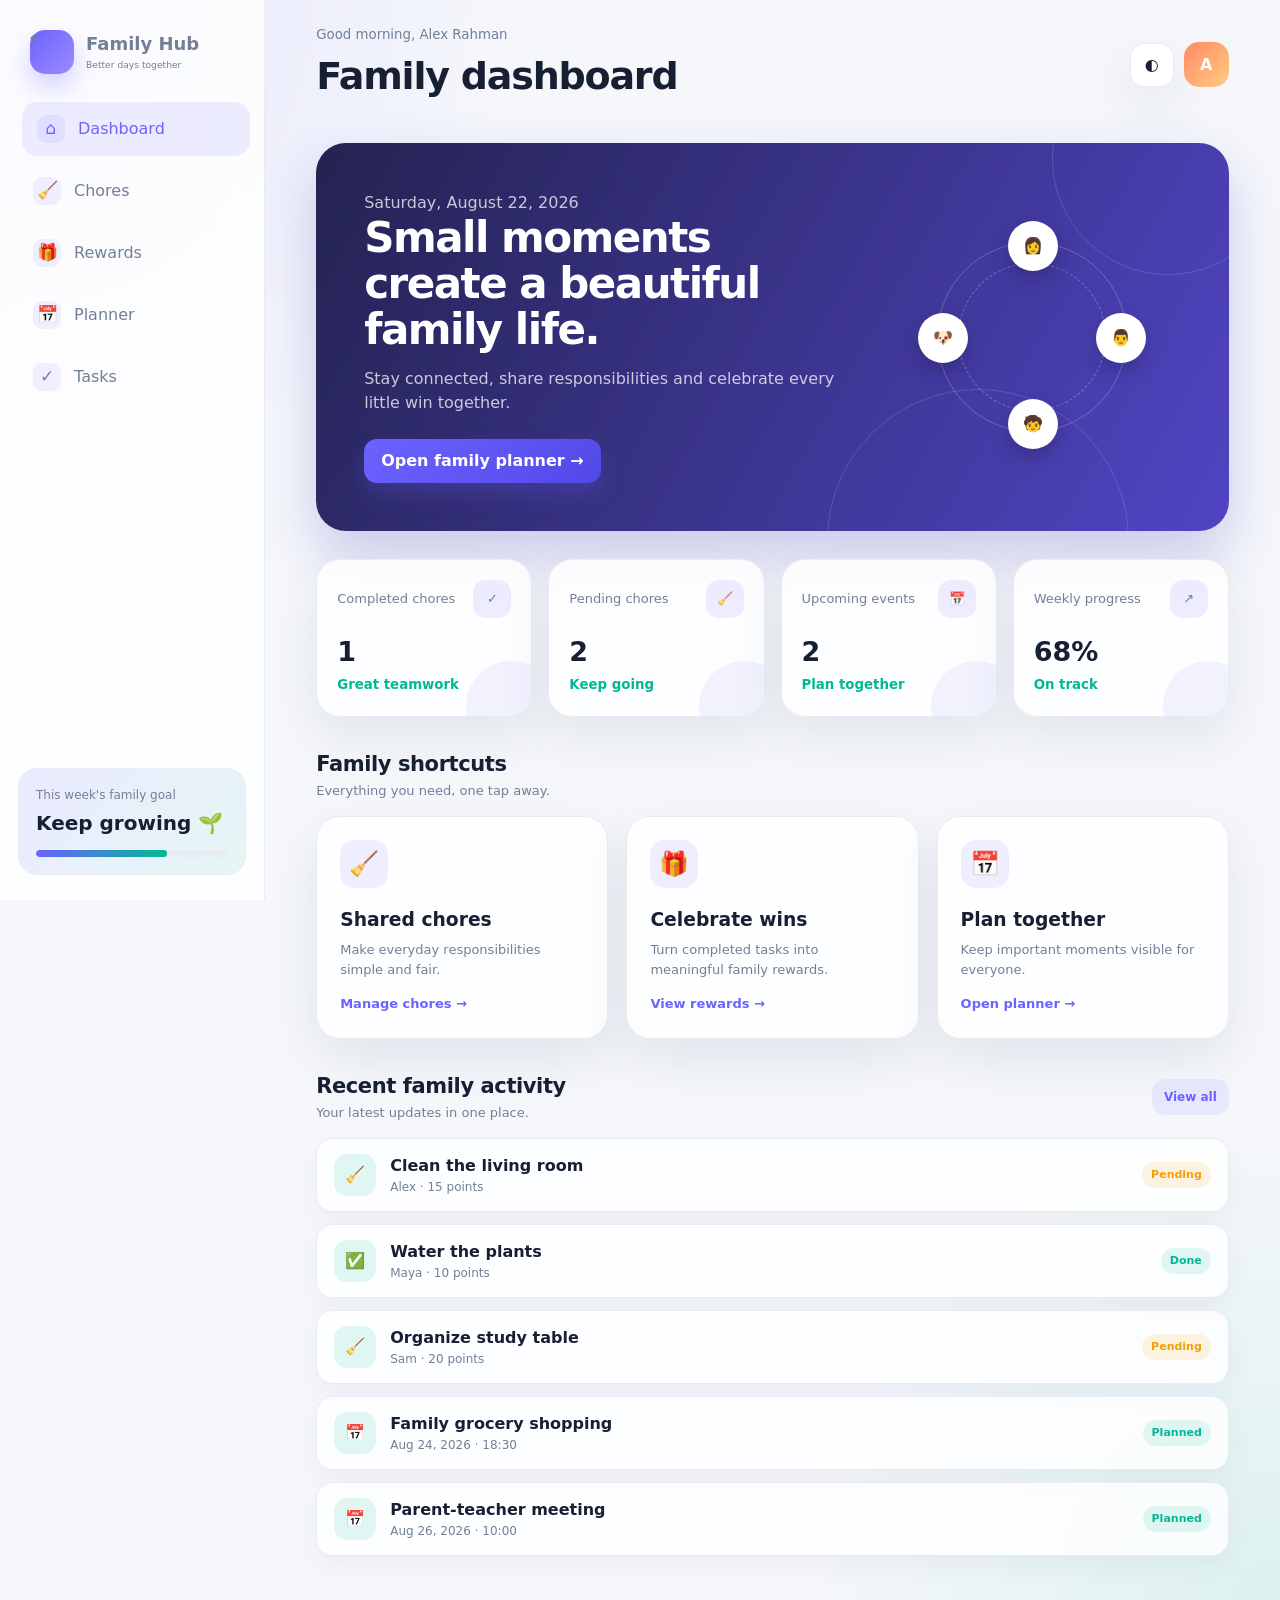
<file: index.html>
<!doctype html>
<html lang="en">
<head>
  <meta charset="UTF-8">
  <meta name="viewport" content="width=device-width, initial-scale=1">
  <meta name="description" content="Family Hub — organize your family life beautifully.">
  <title>Family Hub · Home</title>
  <link rel="stylesheet" href="styles.css">
</head>
<body>
  <div class="overlay"></div>

  <aside class="sidebar">
    <a href="index.html" class="brand">
      <span class="brand-mark">⌂</span>
      <span>
        <strong>Family Hub</strong>
        <small>Better days together</small>
      </span>
    </a>

    <nav class="nav">
      <a href="index.html"><span class="nav-icon">⌂</span>Dashboard</a>
      <a href="chores.html"><span class="nav-icon">🧹</span>Chores</a>
      <a href="rewards.html"><span class="nav-icon">🎁</span>Rewards</a>
      <a href="planner.html"><span class="nav-icon">📅</span>Planner</a>
      <a href="tasks.html"><span class="nav-icon">✓</span>Tasks</a>
    </nav>

    <div class="sidebar-bottom">
      <div class="mini-card">
        <p>This week's family goal</p>
        <strong>Keep growing 🌱</strong>
        <div class="progress"><span></span></div>
      </div>
    </div>
  </aside>

  <main class="main">
    <header class="topbar">
      <div class="greeting">
        <button class="mobile-menu" data-menu aria-label="Open menu">☰</button>
        <small>Good morning, <span data-user-name>Alex Rahman</span></small>
        <h1>Family dashboard</h1>
      </div>

      <div class="top-actions">
        <button class="icon-btn" data-theme-toggle aria-label="Toggle theme">◐</button>
        <div class="avatar" data-user-initial>A</div>
      </div>
    </header>

    <section class="page" data-dashboard>
      <div class="hero">
        <div class="hero-content">
          <p>Saturday, August 22, 2026</p>
          <h2>Small moments create a beautiful family life.</h2>
          <p>Stay connected, share responsibilities and celebrate every little win together.</p>
          <a href="planner.html" class="btn" style="margin-top: 24px;">Open family planner →</a>
        </div>

        <div class="hero-visual">
          <div class="family-orbit">
            <span class="orbit-item">👩</span>
            <span class="orbit-item">👨</span>
            <span class="orbit-item">🧒</span>
            <span class="orbit-item">🐶</span>
          </div>
        </div>
      </div>

      <div class="stats-grid">
        <article class="stat-card">
          <div class="stat-top"><span>Completed chores</span><span class="stat-icon">✓</span></div>
          <h3 data-completed>0</h3>
          <small>Great teamwork</small>
        </article>

        <article class="stat-card">
          <div class="stat-top"><span>Pending chores</span><span class="stat-icon">🧹</span></div>
          <h3 data-pending>0</h3>
          <small>Keep going</small>
        </article>

        <article class="stat-card">
          <div class="stat-top"><span>Upcoming events</span><span class="stat-icon">📅</span></div>
          <h3 data-upcoming>0</h3>
          <small>Plan together</small>
        </article>

        <article class="stat-card">
          <div class="stat-top"><span>Weekly progress</span><span class="stat-icon">↗</span></div>
          <h3>68%</h3>
          <small>On track</small>
        </article>
      </div>

      <div class="section-heading">
        <div>
          <h2>Family shortcuts</h2>
          <p>Everything you need, one tap away.</p>
        </div>
      </div>

      <div class="card-grid">
        <article class="card feature-card">
          <div class="emoji">🧹</div>
          <h3>Shared chores</h3>
          <p>Make everyday responsibilities simple and fair.</p>
          <a href="chores.html">Manage chores →</a>
        </article>

        <article class="card feature-card">
          <div class="emoji">🎁</div>
          <h3>Celebrate wins</h3>
          <p>Turn completed tasks into meaningful family rewards.</p>
          <a href="rewards.html">View rewards →</a>
        </article>

        <article class="card feature-card">
          <div class="emoji">📅</div>
          <h3>Plan together</h3>
          <p>Keep important moments visible for everyone.</p>
          <a href="planner.html">Open planner →</a>
        </article>
      </div>

      <div class="section-heading">
        <div>
          <h2>Recent family activity</h2>
          <p>Your latest updates in one place.</p>
        </div>
        <a href="tasks.html" class="btn secondary small">View all</a>
      </div>

      <div class="list" data-recent-list></div>
    </section>
  </main>

  <script src="app.js"></script>
</body>
</html>
</file>
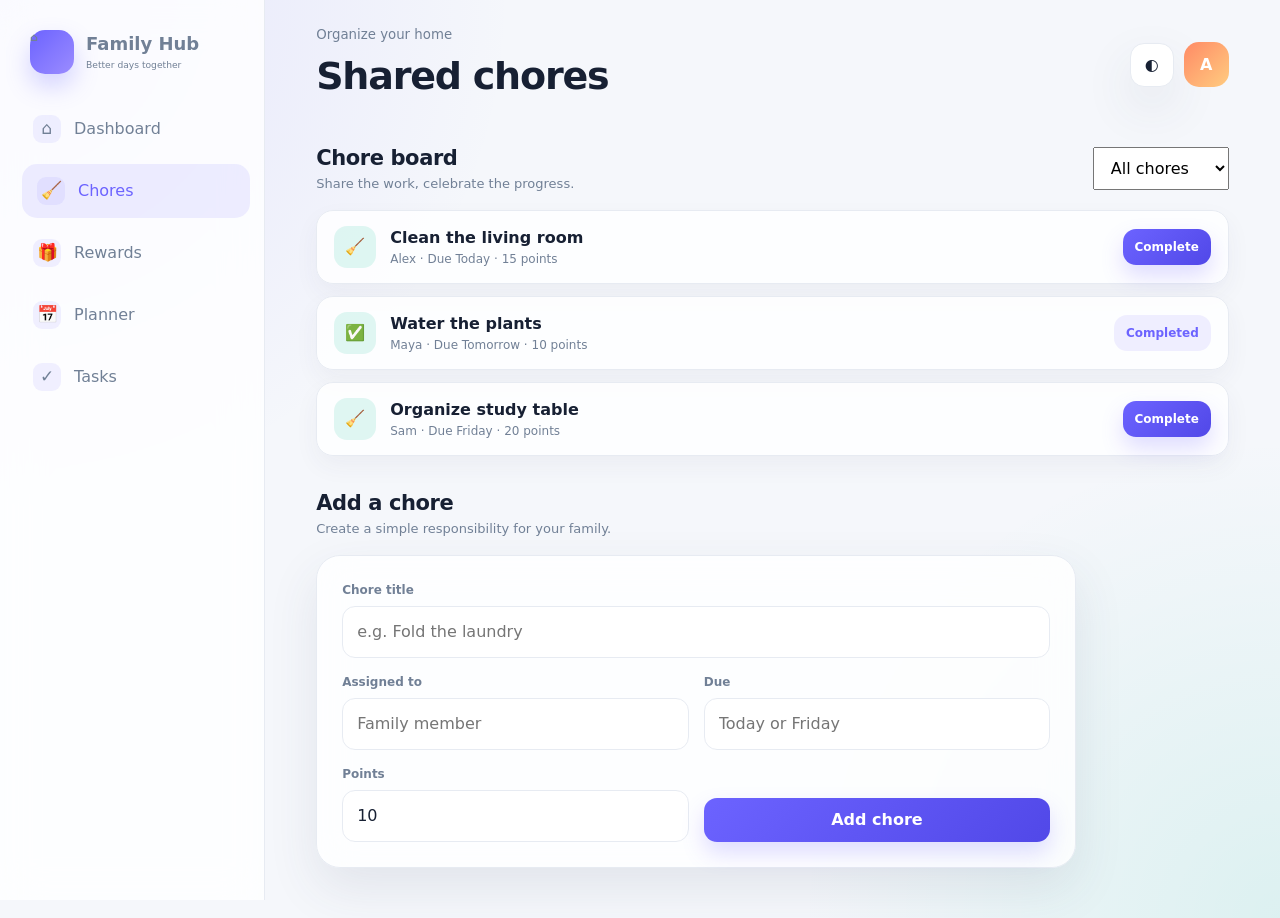
<file: chores.html>
<!doctype html>
<html lang="en">
<head>
  <meta charset="UTF-8">
  <meta name="viewport" content="width=device-width, initial-scale=1">
  <title>Family Hub · Chores</title>
  <link rel="stylesheet" href="styles.css">
</head>
<body>
  <div class="overlay"></div>

  <aside class="sidebar">
    <a href="index.html" class="brand">
      <span class="brand-mark">⌂</span>
      <span><strong>Family Hub</strong><small>Better days together</small></span>
    </a>
    <nav class="nav">
      <a href="index.html"><span class="nav-icon">⌂</span>Dashboard</a>
      <a href="chores.html"><span class="nav-icon">🧹</span>Chores</a>
      <a href="rewards.html"><span class="nav-icon">🎁</span>Rewards</a>
      <a href="planner.html"><span class="nav-icon">📅</span>Planner</a>
      <a href="tasks.html"><span class="nav-icon">✓</span>Tasks</a>
    </nav>
  </aside>

  <main class="main">
    <header class="topbar">
      <div class="greeting">
        <button class="mobile-menu" data-menu>☰</button>
        <small>Organize your home</small>
        <h1>Shared chores</h1>
      </div>
      <div class="top-actions">
        <button class="icon-btn" data-theme-toggle>◐</button>
        <div class="avatar" data-user-initial>A</div>
      </div>
    </header>

    <section class="page">
      <div class="section-heading">
        <div>
          <h2>Chore board</h2>
          <p>Share the work, celebrate the progress.</p>
        </div>
        <select class="field input" data-chore-filter style="width: auto; padding: 10px 13px;">
          <option value="all">All chores</option>
          <option value="pending">Pending</option>
          <option value="done">Completed</option>
        </select>
      </div>

      <div class="list" data-chores-list></div>

      <div class="section-heading">
        <div>
          <h2>Add a chore</h2>
          <p>Create a simple responsibility for your family.</p>
        </div>
      </div>

      <form class="card form-card" data-chore-form>
        <div class="form-grid">
          <div class="field full">
            <label for="chore-title">Chore title</label>
            <input id="chore-title" name="title" required placeholder="e.g. Fold the laundry">
          </div>

          <div class="field">
            <label for="assignee">Assigned to</label>
            <input id="assignee" name="assignee" required placeholder="Family member">
          </div>

          <div class="field">
            <label for="due">Due</label>
            <input id="due" name="due" placeholder="Today or Friday">
          </div>

          <div class="field">
            <label for="points">Points</label>
            <input id="points" name="points" type="number" min="1" value="10">
          </div>

          <div class="field" style="align-self:end;">
            <button class="btn" type="submit">Add chore</button>
          </div>
        </div>
      </form>
    </section>
  </main>

  <script src="app.js"></script>
</body>
</html>
</file>
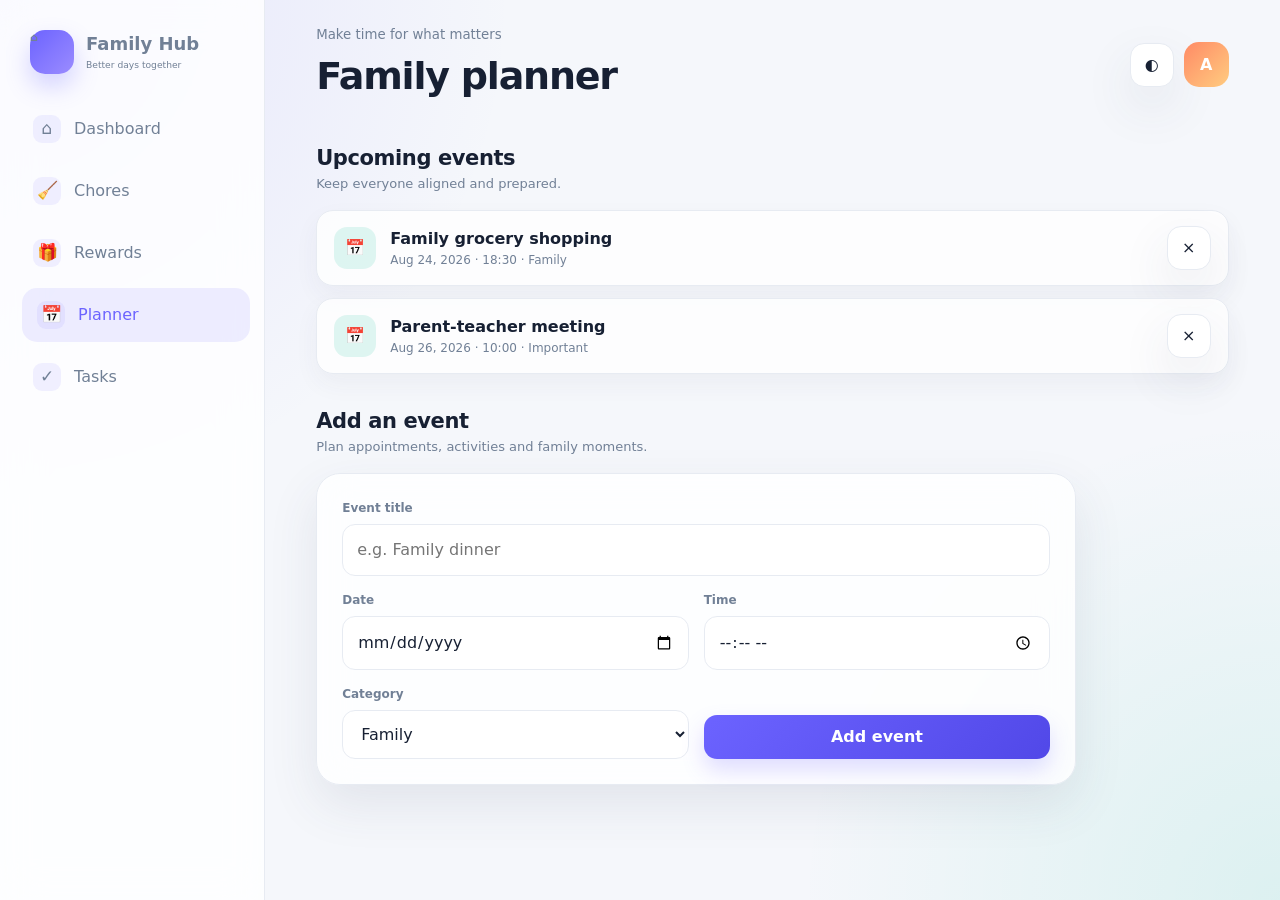
<file: planner.html>
<!doctype html>
<html lang="en">
<head>
  <meta charset="UTF-8">
  <meta name="viewport" content="width=device-width, initial-scale=1">
  <title>Family Hub · Planner</title>
  <link rel="stylesheet" href="styles.css">
</head>
<body>
  <div class="overlay"></div>

  <aside class="sidebar">
    <a href="index.html" class="brand">
      <span class="brand-mark">⌂</span>
      <span><strong>Family Hub</strong><small>Better days together</small></span>
    </a>
    <nav class="nav">
      <a href="index.html"><span class="nav-icon">⌂</span>Dashboard</a>
      <a href="chores.html"><span class="nav-icon">🧹</span>Chores</a>
      <a href="rewards.html"><span class="nav-icon">🎁</span>Rewards</a>
      <a href="planner.html"><span class="nav-icon">📅</span>Planner</a>
      <a href="tasks.html"><span class="nav-icon">✓</span>Tasks</a>
    </nav>
  </aside>

  <main class="main">
    <header class="topbar">
      <div class="greeting">
        <button class="mobile-menu" data-menu>☰</button>
        <small>Make time for what matters</small>
        <h1>Family planner</h1>
      </div>
      <div class="top-actions">
        <button class="icon-btn" data-theme-toggle>◐</button>
        <div class="avatar" data-user-initial>A</div>
      </div>
    </header>

    <section class="page">
      <div class="section-heading">
        <div>
          <h2>Upcoming events</h2>
          <p>Keep everyone aligned and prepared.</p>
        </div>
      </div>

      <div class="list" data-planner-list></div>

      <div class="section-heading">
        <div>
          <h2>Add an event</h2>
          <p>Plan appointments, activities and family moments.</p>
        </div>
      </div>

      <form class="card form-card" data-planner-form>
        <div class="form-grid">
          <div class="field full">
            <label for="event-title">Event title</label>
            <input id="event-title" name="title" required placeholder="e.g. Family dinner">
          </div>

          <div class="field">
            <label for="event-date">Date</label>
            <input id="event-date" name="date" type="date" required>
          </div>

          <div class="field">
            <label for="event-time">Time</label>
            <input id="event-time" name="time" type="time" required>
          </div>

          <div class="field">
            <label for="event-category">Category</label>
            <select id="event-category" name="category">
              <option>Family</option>
              <option>School</option>
              <option>Work</option>
              <option>Important</option>
            </select>
          </div>

          <div class="field" style="align-self:end;">
            <button class="btn" type="submit">Add event</button>
          </div>
        </div>
      </form>
    </section>
  </main>

  <script src="app.js"></script>
</body>
</html>
</file>
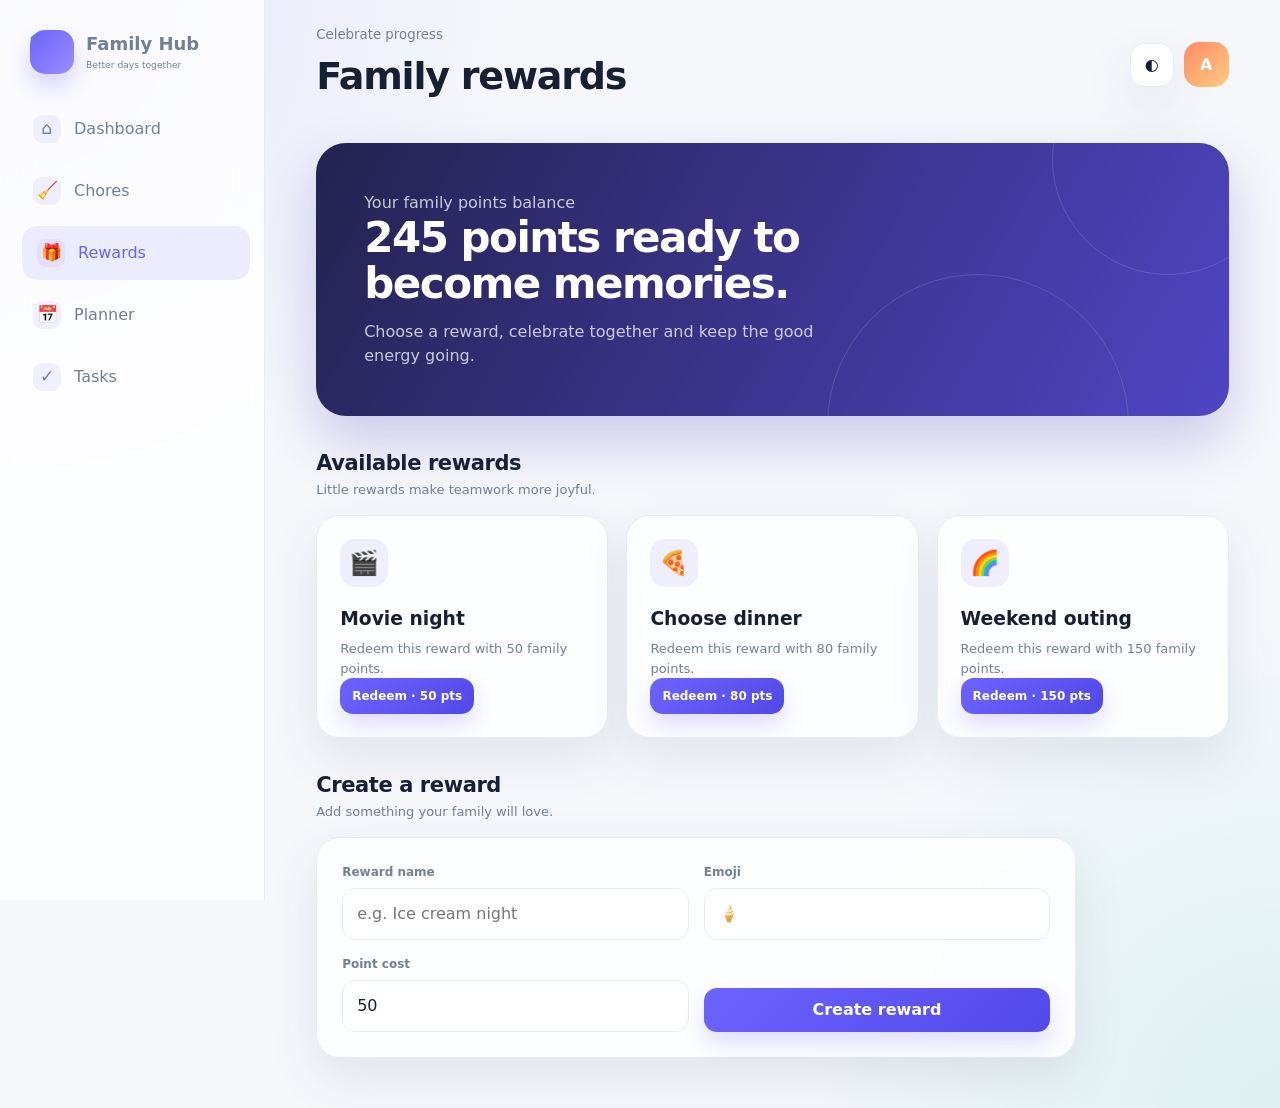
<file: rewards.html>
<!doctype html>
<html lang="en">
<head>
  <meta charset="UTF-8">
  <meta name="viewport" content="width=device-width, initial-scale=1">
  <title>Family Hub · Rewards</title>
  <link rel="stylesheet" href="styles.css">
</head>
<body>
  <div class="overlay"></div>

  <aside class="sidebar">
    <a href="index.html" class="brand">
      <span class="brand-mark">⌂</span>
      <span><strong>Family Hub</strong><small>Better days together</small></span>
    </a>
    <nav class="nav">
      <a href="index.html"><span class="nav-icon">⌂</span>Dashboard</a>
      <a href="chores.html"><span class="nav-icon">🧹</span>Chores</a>
      <a href="rewards.html"><span class="nav-icon">🎁</span>Rewards</a>
      <a href="planner.html"><span class="nav-icon">📅</span>Planner</a>
      <a href="tasks.html"><span class="nav-icon">✓</span>Tasks</a>
    </nav>
  </aside>

  <main class="main">
    <header class="topbar">
      <div class="greeting">
        <button class="mobile-menu" data-menu>☰</button>
        <small>Celebrate progress</small>
        <h1>Family rewards</h1>
      </div>
      <div class="top-actions">
        <button class="icon-btn" data-theme-toggle>◐</button>
        <div class="avatar" data-user-initial>A</div>
      </div>
    </header>

    <section class="page">
      <div class="hero">
        <div class="hero-content">
          <p>Your family points balance</p>
          <h2>245 points ready to become memories.</h2>
          <p>Choose a reward, celebrate together and keep the good energy going.</p>
        </div>
      </div>

      <div class="section-heading">
        <div>
          <h2>Available rewards</h2>
          <p>Little rewards make teamwork more joyful.</p>
        </div>
      </div>

      <div class="card-grid" data-rewards-list></div>

      <div class="section-heading">
        <div>
          <h2>Create a reward</h2>
          <p>Add something your family will love.</p>
        </div>
      </div>

      <form class="card form-card" data-reward-form>
        <div class="form-grid">
          <div class="field">
            <label for="reward-title">Reward name</label>
            <input id="reward-title" name="title" required placeholder="e.g. Ice cream night">
          </div>

          <div class="field">
            <label for="reward-emoji">Emoji</label>
            <input id="reward-emoji" name="emoji" placeholder="🍦" maxlength="2">
          </div>

          <div class="field">
            <label for="reward-cost">Point cost</label>
            <input id="reward-cost" name="cost" type="number" min="1" value="50">
          </div>

          <div class="field" style="align-self:end;">
            <button class="btn" type="submit">Create reward</button>
          </div>
        </div>
      </form>
    </section>
  </main>

  <script src="app.js"></script>
</body>
</html>
</file>
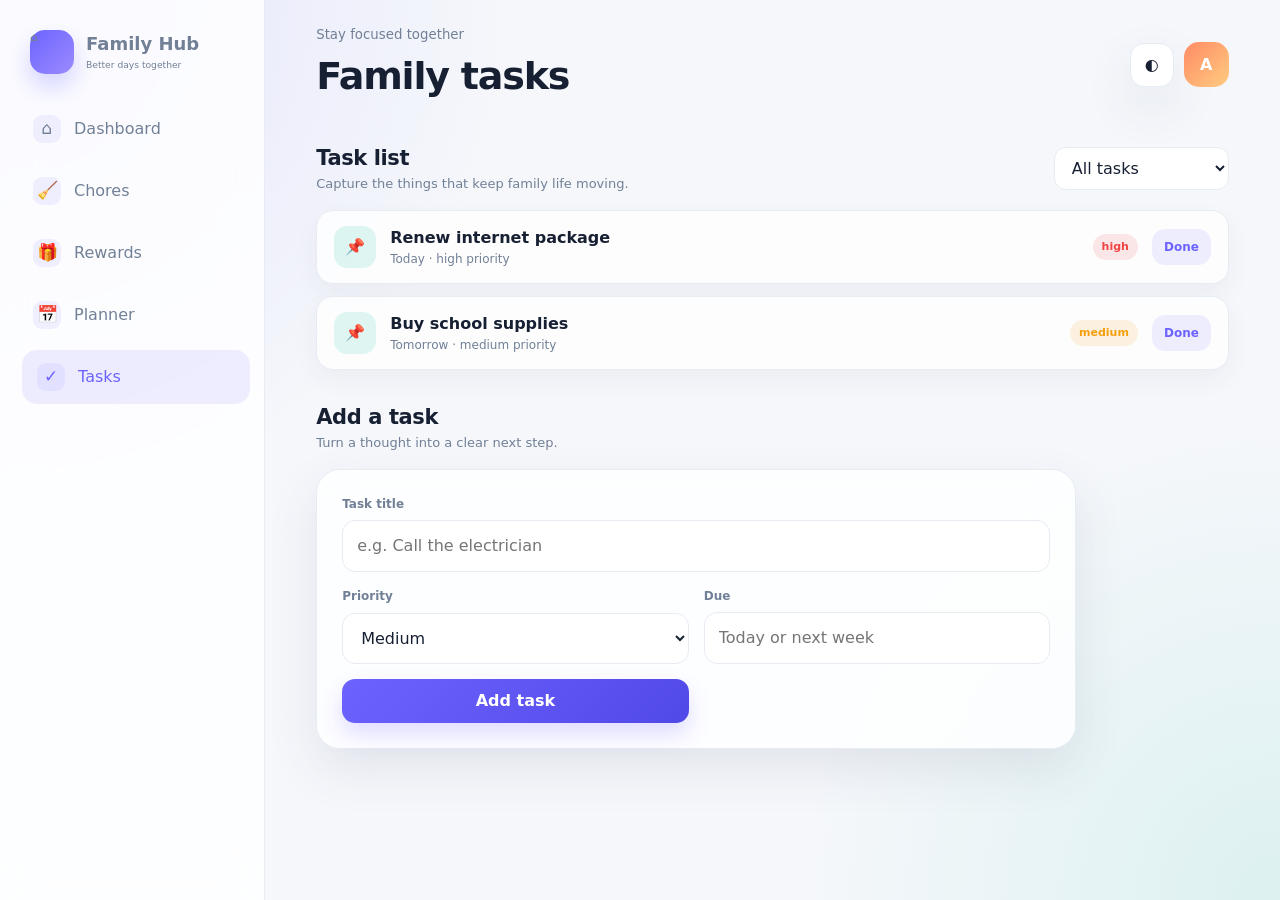
<file: tasks.html>
<!doctype html>
<html lang="en">
<head>
  <meta charset="UTF-8">
  <meta name="viewport" content="width=device-width, initial-scale=1">
  <title>Family Hub · Tasks</title>
  <link rel="stylesheet" href="styles.css">
</head>
<body>
  <div class="overlay"></div>

  <aside class="sidebar">
    <a href="index.html" class="brand">
      <span class="brand-mark">⌂</span>
      <span><strong>Family Hub</strong><small>Better days together</small></span>
    </a>
    <nav class="nav">
      <a href="index.html"><span class="nav-icon">⌂</span>Dashboard</a>
      <a href="chores.html"><span class="nav-icon">🧹</span>Chores</a>
      <a href="rewards.html"><span class="nav-icon">🎁</span>Rewards</a>
      <a href="planner.html"><span class="nav-icon">📅</span>Planner</a>
      <a href="tasks.html"><span class="nav-icon">✓</span>Tasks</a>
    </nav>
  </aside>

  <main class="main">
    <header class="topbar">
      <div class="greeting">
        <button class="mobile-menu" data-menu>☰</button>
        <small>Stay focused together</small>
        <h1>Family tasks</h1>
      </div>
      <div class="top-actions">
        <button class="icon-btn" data-theme-toggle>◐</button>
        <div class="avatar" data-user-initial>A</div>
      </div>
    </header>

    <section class="page">
      <div class="section-heading">
        <div>
          <h2>Task list</h2>
          <p>Capture the things that keep family life moving.</p>
        </div>

        <select data-task-filter style="padding: 10px 13px; color: var(--text); background: var(--surface-strong); border: 1px solid var(--line); border-radius: 12px;">
          <option value="all">All tasks</option>
          <option value="open">Open</option>
          <option value="done">Completed</option>
          <option value="high">High priority</option>
          <option value="medium">Medium priority</option>
          <option value="low">Low priority</option>
        </select>
      </div>

      <div class="list" data-tasks-list></div>

      <div class="section-heading">
        <div>
          <h2>Add a task</h2>
          <p>Turn a thought into a clear next step.</p>
        </div>
      </div>

      <form class="card form-card" data-task-form>
        <div class="form-grid">
          <div class="field full">
            <label for="task-title">Task title</label>
            <input id="task-title" name="title" required placeholder="e.g. Call the electrician">
          </div>

          <div class="field">
            <label for="task-priority">Priority</label>
            <select id="task-priority" name="priority">
              <option value="high">High</option>
              <option value="medium" selected>Medium</option>
              <option value="low">Low</option>
            </select>
          </div>

          <div class="field">
            <label for="task-due">Due</label>
            <input id="task-due" name="due" placeholder="Today or next week">
          </div>

          <div class="field" style="align-self:end;">
            <button class="btn" type="submit">Add task</button>
          </div>
        </div>
      </form>
    </section>
  </main>

  <script src="app.js"></script>
</body>
</html>
</file>
<file: styles.css>
:root {
  --bg: #f5f7fb;
  --surface: rgba(255, 255, 255, 0.82);
  --surface-strong: #ffffff;
  --text: #172033;
  --muted: #718096;
  --line: #e7ebf2;
  --primary: #6c63ff;
  --primary-dark: #5148e8;
  --secondary: #00b894;
  --warning: #f59e0b;
  --danger: #ef4444;
  --shadow: 0 20px 50px rgba(61, 72, 101, 0.1);
  --radius: 24px;
  --transition: 220ms ease;
}

[data-theme="dark"] {
  --bg: #0f1420;
  --surface: rgba(25, 32, 49, 0.82);
  --surface-strong: #192031;
  --text: #f4f7fb;
  --muted: #a5afc3;
  --line: #2b3448;
  --shadow: 0 20px 50px rgba(0, 0, 0, 0.28);
}

* {
  box-sizing: border-box;
  margin: 0;
  padding: 0;
}

html {
  scroll-behavior: smooth;
}

body {
  min-height: 100vh;
  background:
    radial-gradient(circle at top left, rgba(108, 99, 255, 0.13), transparent 32rem),
    radial-gradient(circle at bottom right, rgba(0, 184, 148, 0.1), transparent 30rem),
    var(--bg);
  color: var(--text);
  font-family: Inter, ui-sans-serif, system-ui, -apple-system, BlinkMacSystemFont, "Segoe UI", sans-serif;
  line-height: 1.5;
  overflow-x: hidden;
}

button,
input,
select,
textarea {
  font: inherit;
}

button {
  border: 0;
  cursor: pointer;
}

a {
  color: inherit;
  text-decoration: none;
}

.app-shell {
  display: flex;
  min-height: 100vh;
}

.sidebar {
  position: fixed;
  z-index: 20;
  display: flex;
  flex-direction: column;
  width: 265px;
  height: 100vh;
  padding: 25px 18px;
  background: var(--surface);
  border-right: 1px solid var(--line);
  backdrop-filter: blur(20px);
  transition: transform var(--transition);
}

.brand {
  display: flex;
  align-items: center;
  gap: 12px;
  padding: 5px 12px 28px;
}

.brand-mark {
  display: grid;
  width: 44px;
  height: 44px;
  place-items: center;
  color: #fff;
  font-size: 23px;
  font-weight: 800;
  background: linear-gradient(135deg, var(--primary), #9b8cff);
  border-radius: 15px;
  box-shadow: 0 12px 24px rgba(108, 99, 255, 0.28);
}

.brand strong {
  display: block;
  font-size: 18px;
}

.brand span {
  display: block;
  color: var(--muted);
  font-size: 11px;
}

.nav {
  display: grid;
  gap: 8px;
}

.nav a {
  display: flex;
  align-items: center;
  gap: 13px;
  padding: 13px 15px;
  color: var(--muted);
  border-radius: 15px;
  transition: all var(--transition);
}

.nav a:hover,
.nav a.active {
  color: var(--primary);
  background: rgba(108, 99, 255, 0.11);
  transform: translateX(4px);
}

.nav-icon {
  display: grid;
  width: 28px;
  height: 28px;
  place-items: center;
  font-size: 17px;
  background: rgba(108, 99, 255, 0.09);
  border-radius: 9px;
}

.sidebar-bottom {
  margin-top: auto;
}

.mini-card {
  padding: 17px;
  background: linear-gradient(135deg, rgba(108, 99, 255, 0.13), rgba(0, 184, 148, 0.1));
  border: 1px solid var(--line);
  border-radius: 19px;
}

.mini-card p {
  color: var(--muted);
  font-size: 12px;
}

.mini-card strong {
  display: block;
  margin: 4px 0 12px;
  font-size: 20px;
}

.progress {
  width: 100%;
  height: 7px;
  overflow: hidden;
  background: var(--line);
  border-radius: 99px;
}

.progress span {
  display: block;
  width: 68%;
  height: 100%;
  background: linear-gradient(90deg, var(--primary), var(--secondary));
  border-radius: inherit;
}

.main {
  width: calc(100% - 265px);
  margin-left: 265px;
  padding: 25px clamp(18px, 4vw, 54px) 50px;
}

.topbar {
  display: flex;
  align-items: center;
  justify-content: space-between;
  gap: 18px;
  max-width: 1400px;
  margin: 0 auto 38px;
}

.mobile-menu,
.icon-btn {
  display: grid;
  width: 44px;
  height: 44px;
  place-items: center;
  color: var(--text);
  background: var(--surface-strong);
  border: 1px solid var(--line);
  border-radius: 14px;
  box-shadow: var(--shadow);
}

.mobile-menu {
  display: none;
}

.greeting small {
  display: block;
  margin-bottom: 3px;
  color: var(--muted);
}

.greeting h1 {
  font-size: clamp(25px, 4vw, 38px);
  letter-spacing: -1.2px;
}

.top-actions {
  display: flex;
  align-items: center;
  gap: 10px;
}

.avatar {
  display: grid;
  width: 45px;
  height: 45px;
  place-items: center;
  color: #fff;
  font-weight: 800;
  background: linear-gradient(135deg, #ff8a65, #ffcc80);
  border-radius: 15px;
}

.page {
  max-width: 1400px;
  margin: 0 auto;
}

.hero {
  position: relative;
  display: grid;
  grid-template-columns: 1.25fr 0.75fr;
  gap: 25px;
  min-height: 270px;
  margin-bottom: 28px;
  padding: clamp(25px, 5vw, 48px);
  overflow: hidden;
  color: #fff;
  background:
    linear-gradient(120deg, rgba(29, 29, 65, 0.92), rgba(83, 66, 198, 0.85)),
    linear-gradient(135deg, var(--primary), #3f51b5);
  border-radius: 30px;
  box-shadow: 0 25px 55px rgba(69, 55, 185, 0.24);
  animation: rise 700ms ease both;
}

.hero::before,
.hero::after {
  position: absolute;
  content: "";
  width: 230px;
  height: 230px;
  border: 1px solid rgba(255,255,255,.14);
  border-radius: 50%;
  animation: float 8s ease-in-out infinite;
}

.hero::before {
  right: -55px;
  top: -100px;
}

.hero::after {
  right: 100px;
  bottom: -160px;
  width: 300px;
  height: 300px;
  animation-delay: -3s;
}

.hero-content {
  position: relative;
  z-index: 1;
}

.hero h2 {
  max-width: 500px;
  margin-bottom: 13px;
  font-size: clamp(25px, 4vw, 42px);
  line-height: 1.1;
  letter-spacing: -1.5px;
}

.hero p {
  max-width: 550px;
  color: rgba(255,255,255,.75);
}

.hero-visual {
  position: relative;
  z-index: 1;
  display: flex;
  align-items: center;
  justify-content: center;
}

.family-orbit {
  position: relative;
  width: 190px;
  height: 190px;
  border: 1px solid rgba(255,255,255,.22);
  border-radius: 50%;
  animation: spin 18s linear infinite;
}

.family-orbit::before {
  position: absolute;
  inset: 20px;
  content: "";
  border: 1px dashed rgba(255,255,255,.3);
  border-radius: 50%;
}

.orbit-item {
  position: absolute;
  display: grid;
  width: 50px;
  height: 50px;
  place-items: center;
  color: #25254b;
  background: #fff;
  border: 5px solid rgba(255,255,255,.35);
  border-radius: 50%;
  box-shadow: 0 9px 20px rgba(0,0,0,.18);
  animation: counter-spin 18s linear infinite;
}

.orbit-item:nth-child(1) { top: -22px; left: 70px; }
.orbit-item:nth-child(2) { right: -20px; top: 70px; }
.orbit-item:nth-child(3) { bottom: -18px; left: 70px; }
.orbit-item:nth-child(4) { left: -20px; top: 70px; }

.stats-grid {
  display: grid;
  grid-template-columns: repeat(4, 1fr);
  gap: 16px;
  margin-bottom: 28px;
}

.stat-card,
.card {
  background: var(--surface);
  border: 1px solid var(--line);
  border-radius: var(--radius);
  box-shadow: var(--shadow);
  backdrop-filter: blur(18px);
}

.stat-card {
  position: relative;
  padding: 20px;
  overflow: hidden;
  animation: rise 600ms ease both;
}

.stat-card:nth-child(2) { animation-delay: 80ms; }
.stat-card:nth-child(3) { animation-delay: 160ms; }
.stat-card:nth-child(4) { animation-delay: 240ms; }

.stat-card::after {
  position: absolute;
  right: -25px;
  bottom: -35px;
  width: 90px;
  height: 90px;
  content: "";
  background: rgba(108, 99, 255, .08);
  border-radius: 50%;
}

.stat-top {
  display: flex;
  align-items: center;
  justify-content: space-between;
  color: var(--muted);
  font-size: 13px;
}

.stat-icon {
  display: grid;
  width: 38px;
  height: 38px;
  place-items: center;
  border-radius: 13px;
  background: rgba(108, 99, 255, .11);
}

.stat-card h3 {
  margin-top: 14px;
  font-size: 27px;
}

.stat-card small {
  color: var(--secondary);
  font-weight: 700;
}

.section-heading {
  display: flex;
  align-items: center;
  justify-content: space-between;
  gap: 15px;
  margin: 32px 0 16px;
}

.section-heading h2 {
  font-size: 21px;
  letter-spacing: -.4px;
}

.section-heading p,
.muted {
  color: var(--muted);
  font-size: 13px;
}

.btn {
  display: inline-flex;
  align-items: center;
  justify-content: center;
  gap: 8px;
  min-height: 44px;
  padding: 0 17px;
  color: #fff;
  font-weight: 700;
  background: linear-gradient(135deg, var(--primary), var(--primary-dark));
  border-radius: 13px;
  box-shadow: 0 11px 22px rgba(108, 99, 255, .22);
  transition: all var(--transition);
}

.btn:hover {
  box-shadow: 0 15px 28px rgba(108, 99, 255, .32);
  transform: translateY(-3px);
}

.btn.secondary {
  color: var(--primary);
  background: rgba(108, 99, 255, .1);
  box-shadow: none;
}

.btn.danger {
  background: linear-gradient(135deg, #ef4444, #dc2626);
}

.btn.small {
  min-height: 36px;
  padding: 0 12px;
  font-size: 12px;
}

.card-grid {
  display: grid;
  grid-template-columns: repeat(3, 1fr);
  gap: 18px;
}

.feature-card {
  position: relative;
  min-height: 180px;
  padding: 23px;
  overflow: hidden;
  transition: transform var(--transition);
}

.feature-card:hover {
  transform: translateY(-7px);
}

.feature-card .emoji {
  display: grid;
  width: 48px;
  height: 48px;
  place-items: center;
  margin-bottom: 18px;
  font-size: 24px;
  background: rgba(108, 99, 255, .1);
  border-radius: 15px;
}

.feature-card h3 {
  margin-bottom: 6px;
}

.feature-card p {
  color: var(--muted);
  font-size: 13px;
}

.feature-card a {
  display: inline-block;
  margin-top: 15px;
  color: var(--primary);
  font-size: 13px;
  font-weight: 700;
}

.list {
  display: grid;
  gap: 12px;
}

.list-item {
  display: flex;
  align-items: center;
  gap: 14px;
  padding: 15px 17px;
  background: var(--surface);
  border: 1px solid var(--line);
  border-radius: 17px;
  box-shadow: 0 10px 25px rgba(50, 60, 90, .05);
  animation: slide-in 500ms ease both;
}

.list-item .item-icon {
  display: grid;
  width: 42px;
  height: 42px;
  flex: 0 0 42px;
  place-items: center;
  background: rgba(0, 184, 148, .12);
  border-radius: 13px;
}

.item-copy {
  min-width: 0;
  flex: 1;
}

.item-copy strong,
.item-copy span {
  display: block;
}

.item-copy span {
  overflow: hidden;
  color: var(--muted);
  font-size: 12px;
  text-overflow: ellipsis;
  white-space: nowrap;
}

.badge {
  display: inline-flex;
  padding: 5px 9px;
  color: var(--secondary);
  font-size: 11px;
  font-weight: 800;
  background: rgba(0, 184, 148, .11);
  border-radius: 99px;
}

.badge.warning {
  color: var(--warning);
  background: rgba(245, 158, 11, .12);
}

.badge.danger {
  color: var(--danger);
  background: rgba(239, 68, 68, .12);
}

.form-card {
  max-width: 760px;
  padding: 25px;
}

.form-grid {
  display: grid;
  grid-template-columns: repeat(2, 1fr);
  gap: 15px;
}

.field {
  display: grid;
  gap: 7px;
}

.field.full {
  grid-column: 1 / -1;
}

.field label {
  color: var(--muted);
  font-size: 12px;
  font-weight: 700;
}

.field input,
.field select,
.field textarea {
  width: 100%;
  padding: 13px 14px;
  color: var(--text);
  background: var(--surface-strong);
  border: 1px solid var(--line);
  border-radius: 13px;
  outline: none;
  transition: border var(--transition), box-shadow var(--transition);
}

.field textarea {
  min-height: 110px;
  resize: vertical;
}

.field input:focus,
.field select:focus,
.field textarea:focus {
  border-color: var(--primary);
  box-shadow: 0 0 0 4px rgba(108, 99, 255, .11);
}

.check-row {
  display: flex;
  align-items: center;
  gap: 10px;
}

.check-row input {
  accent-color: var(--primary);
}

.empty {
  padding: 40px 20px;
  color: var(--muted);
  text-align: center;
  background: var(--surface);
  border: 1px dashed var(--line);
  border-radius: var(--radius);
}

.toast {
  position: fixed;
  z-index: 100;
  right: 22px;
  bottom: 22px;
  max-width: 320px;
  padding: 14px 17px;
  color: #fff;
  background: #192031;
  border: 1px solid rgba(255,255,255,.12);
  border-radius: 14px;
  box-shadow: var(--shadow);
  animation: toast-in 300ms ease both;
}

.overlay {
  position: fixed;
  z-index: 15;
  inset: 0;
  display: none;
  background: rgba(12, 17, 30, .45);
  backdrop-filter: blur(3px);
}

.overlay.show {
  display: block;
}

.reveal {
  animation: rise 600ms ease both;
}

@keyframes rise {
  from { opacity: 0; transform: translateY(20px); }
  to { opacity: 1; transform: translateY(0); }
}

@keyframes slide-in {
  from { opacity: 0; transform: translateX(-15px); }
  to { opacity: 1; transform: translateX(0); }
}

@keyframes float {
  0%, 100% { transform: translate(0, 0); }
  50% { transform: translate(-18px, 18px); }
}

@keyframes spin {
  to { transform: rotate(360deg); }
}

@keyframes counter-spin {
  to { transform: rotate(-360deg); }
}

@keyframes toast-in {
  from { opacity: 0; transform: translateY(15px); }
  to { opacity: 1; transform: translateY(0); }
}

@media (max-width: 1050px) {
  .stats-grid {
    grid-template-columns: repeat(2, 1fr);
  }

  .card-grid {
    grid-template-columns: repeat(2, 1fr);
  }

  .hero {
    grid-template-columns: 1fr;
  }

  .hero-visual {
    display: none;
  }
}

@media (max-width: 760px) {
  .sidebar {
    transform: translateX(-105%);
  }

  .sidebar.open {
    transform: translateX(0);
  }

  .main {
    width: 100%;
    margin-left: 0;
    padding: 17px 15px 35px;
  }

  .topbar {
    margin-bottom: 25px;
  }

  .mobile-menu {
    display: grid;
  }

  .greeting h1 {
    font-size: 25px;
  }

  .top-actions .icon-btn {
    display: none;
  }

  .stats-grid,
  .card-grid,
  .form-grid {
    grid-template-columns: 1fr;
  }

  .hero {
    min-height: 245px;
    padding: 27px 22px;
    border-radius: 23px;
  }

  .hero h2 {
    font-size: 29px;
  }

  .section-heading {
    align-items: flex-start;
    flex-direction: column;
  }

  .field.full {
    grid-column: auto;
  }

  .list-item {
    align-items: flex-start;
  }
}

@media (prefers-reduced-motion: reduce) {
  *,
  *::before,
  *::after {
    scroll-behavior: auto !important;
    animation-duration: .01ms !important;
    animation-iteration-count: 1 !important;
    transition-duration: .01ms !important;
  }
}
</file>
